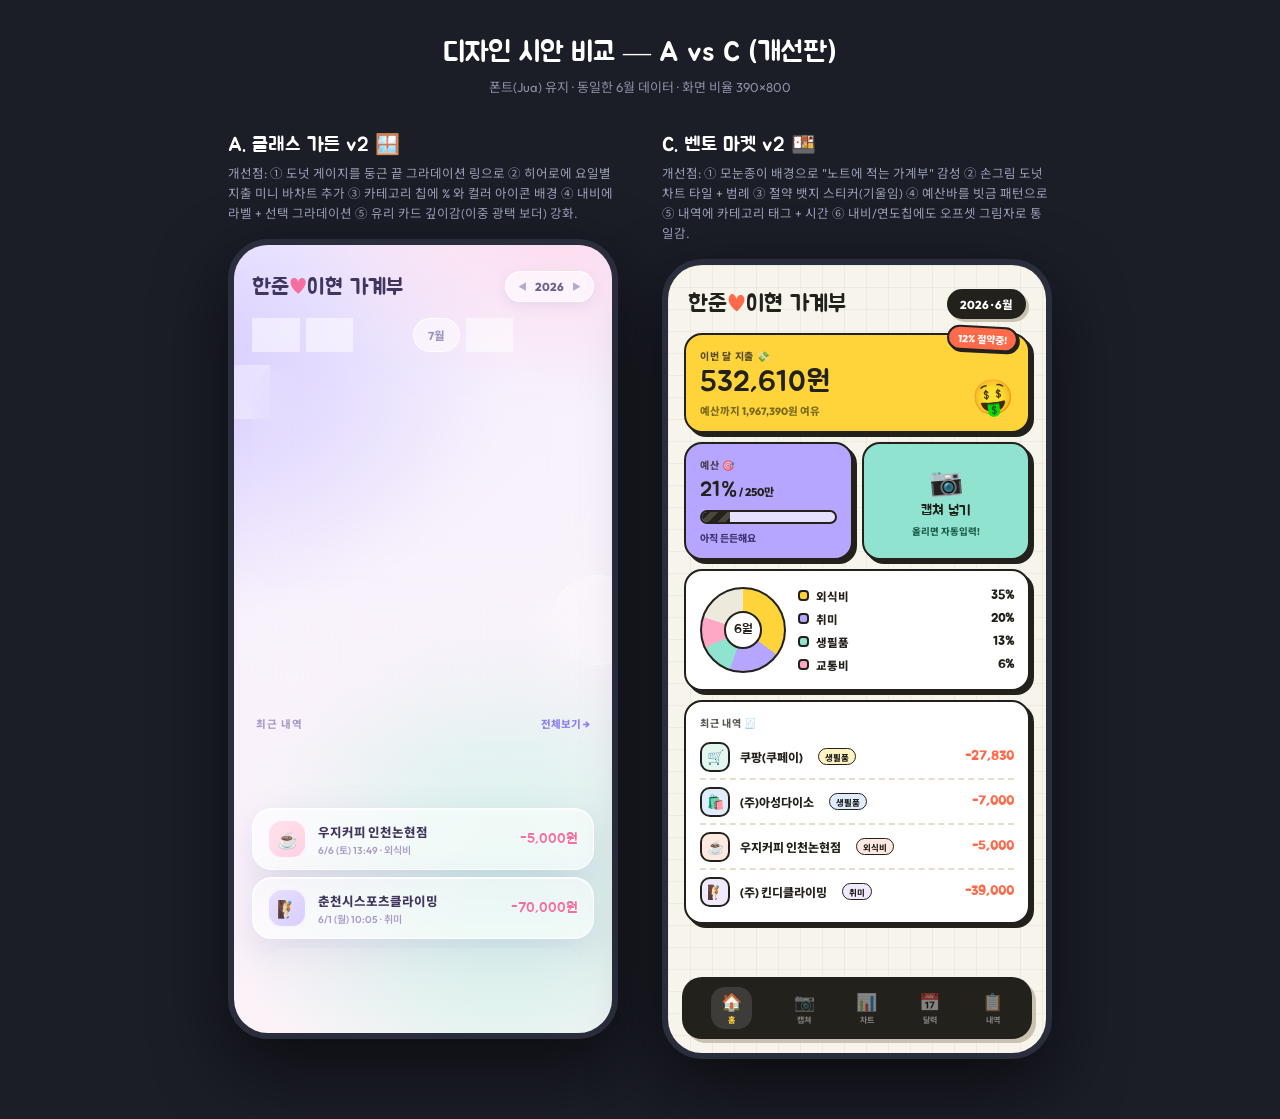
<file: design-mockups.html>
<!DOCTYPE html>
<html lang="ko">
<head>
<meta charset="UTF-8" />
<meta name="viewport" content="width=device-width, initial-scale=1.0" />
<title>가계부 디자인 시안 — A vs C (개선판)</title>
<link href="https://fonts.googleapis.com/css2?family=Jua&family=Outfit:wght@300;400;500;600;700;800&family=Noto+Sans+KR:wght@400;500;600;700;800&display=swap" rel="stylesheet" />
<style>
  * { box-sizing: border-box; margin: 0; padding: 0; }
  body { background: #1B1D27; font-family: 'Outfit','Noto Sans KR',sans-serif; padding: 36px 24px 60px; }
  .page-title { color: #fff; font-family: 'Jua'; font-size: 28px; text-align: center; margin-bottom: 6px; }
  .page-sub { color: #8b90a5; font-size: 13px; text-align: center; margin-bottom: 36px; }
  .grid { display: flex; flex-wrap: wrap; gap: 44px; justify-content: center; }
  .mock { width: 390px; }
  .mock-label { color: #fff; font-family: 'Jua'; font-size: 20px; margin-bottom: 5px; }
  .mock-desc { color: #9aa0b5; font-size: 12.5px; line-height: 1.6; margin-bottom: 16px; min-height: 60px; }
  .phone { width: 390px; height: 800px; border-radius: 40px; overflow: hidden; position: relative; box-shadow: 0 28px 70px rgba(0,0,0,0.55); border: 6px solid #2a2d3c; }
  .screen { width: 100%; height: 100%; overflow: hidden; position: relative; }

  /* ═══════════════ A — 글래스 가든 v2 ═══════════════ */
  .a .screen {
    background:
      radial-gradient(460px 340px at 88% -6%, #FFD9EC 0%, transparent 62%),
      radial-gradient(520px 400px at -12% 16%, #D7CCFF 0%, transparent 62%),
      radial-gradient(460px 460px at 72% 82%, #CFF3E8 0%, transparent 58%),
      linear-gradient(165deg, #F5F1FF 0%, #FDF3F8 100%);
    padding: 26px 18px;
  }
  /* 떠다니는 장식 방울 */
  .a .blob { position:absolute; border-radius:50%; background:rgba(255,255,255,0.35); border:1px solid rgba(255,255,255,0.6); backdrop-filter:blur(4px); pointer-events:none; }

  .a .hd { display:flex; justify-content:space-between; align-items:center; margin-bottom:16px; position:relative; }
  .a .hd .t { font-family:'Jua'; font-size:22px; color:#41365E; }
  .a .hd .t em { font-style:normal; color:#F66E9C; }
  .a .hd .y { display:flex; align-items:center; gap:8px; font-size:11.5px; font-weight:800; color:#6F628F; background:rgba(255,255,255,0.6); border:1px solid rgba(255,255,255,0.9); backdrop-filter:blur(8px); padding:7px 12px; border-radius:999px; box-shadow:0 4px 14px rgba(120,100,180,0.12); }
  .a .hd .y i { font-style:normal; font-size:9px; color:#B3A8CE; }

  .a .months { display:flex; gap:6px; margin-bottom:16px; position:relative; }
  .a .months span { font-size:11.5px; font-weight:700; padding:8px 14px; border-radius:999px; color:#9b91b8; background:rgba(255,255,255,0.5); border:1px solid rgba(255,255,255,0.8); backdrop-filter:blur(6px); }
  .a .months .on { background:linear-gradient(135deg,#8B7DF2,#B79CFF); color:#fff; border-color:transparent; box-shadow:0 8px 20px rgba(139,125,242,0.45); }

  .a .glass { background:rgba(255,255,255,0.58); backdrop-filter:blur(18px); border:1px solid rgba(255,255,255,0.95); border-top:1.5px solid rgba(255,255,255,1); border-radius:26px; box-shadow:0 14px 38px rgba(120,100,180,0.18), inset 0 1px 0 rgba(255,255,255,0.9); position:relative; }

  .a .hero { padding:20px 20px 15px; margin-bottom:11px; }
  .a .hero-top { display:flex; gap:18px; align-items:center; margin-bottom:11px; }
  .a .gauge { width:124px; height:124px; flex-shrink:0; position:relative; }
  .a .gauge svg { transform:rotate(-90deg); }
  .a .gauge .c-bg { fill:none; stroke:rgba(139,125,242,0.14); stroke-width:11; }
  .a .gauge .c-fg { fill:none; stroke:url(#agrad); stroke-width:11; stroke-linecap:round; }
  .a .gauge .gtxt { position:absolute; inset:0; display:flex; flex-direction:column; align-items:center; justify-content:center; }
  .a .gauge .gtxt b { font-family:'Jua'; font-size:26px; color:#41365E; }
  .a .gauge .gtxt small { font-size:9.5px; font-weight:800; color:#A89BC8; letter-spacing:0.06em; margin-top:1px; }
  .a .hero .lbl { font-size:10.5px; font-weight:800; letter-spacing:0.1em; color:#A89BC8; margin-bottom:4px; }
  .a .hero .amt { font-family:'Jua'; font-size:30px; color:#41365E; margin-bottom:10px; text-shadow:0 2px 0 rgba(255,255,255,0.8); }
  .a .hero .row { display:flex; justify-content:space-between; font-size:12px; color:#8E83AC; font-weight:600; padding:5.5px 0; border-top:1px dashed rgba(139,125,242,0.28); }
  .a .hero .row b { color:#6C5CE7; }
  .a .hero .row b.pink { color:#F66E9C; }
  /* 주간 스파크라인 */
  .a .week { display:flex; gap:7px; align-items:flex-end; height:46px; padding-top:10px; border-top:1px dashed rgba(139,125,242,0.28); }
  .a .week .d { flex:1; display:flex; flex-direction:column; align-items:center; gap:4px; }
  .a .week .bar { width:100%; border-radius:6px 6px 3px 3px; background:linear-gradient(180deg,#C7BAFF,#8B7DF2); opacity:0.45; }
  .a .week .d.on .bar { opacity:1; box-shadow:0 4px 10px rgba(139,125,242,0.4); }
  .a .week .d span { font-size:8.5px; font-weight:800; color:#A89BC8; }
  .a .week .d.on span { color:#6C5CE7; }

  .a .chips { display:flex; gap:8px; margin-bottom:10px; }
  .a .chip { flex:1; padding:12px 8px 11px; border-radius:20px; text-align:center; }
  .a .chip .e { width:34px; height:34px; margin:0 auto 5px; border-radius:12px; display:flex; align-items:center; justify-content:center; font-size:16px; }
  .a .chip .n { font-size:9.5px; font-weight:800; color:#8E83AC; }
  .a .chip .v { font-family:'Jua'; font-size:13px; color:#41365E; margin-top:1px; }
  .a .chip .pct { font-size:8.5px; font-weight:800; margin-top:2px; }

  .a .sec { display:flex; justify-content:space-between; align-items:center; margin:0 4px 8px; }
  .a .sec b { font-size:10.5px; font-weight:800; letter-spacing:0.1em; color:#A89BC8; }
  .a .sec a { font-size:10.5px; font-weight:800; color:#8B7DF2; text-decoration:none; }
  .a .li { display:flex; align-items:center; gap:12px; padding:11px 15px; margin-bottom:7px; border-radius:20px; }
  .a .li .ic { width:38px; height:38px; border-radius:14px; display:flex; align-items:center; justify-content:center; font-size:17px; box-shadow:inset 0 0 0 1px rgba(255,255,255,0.8); }
  .a .li .nm { font-size:12.5px; font-weight:800; color:#41365E; }
  .a .li .mt { font-size:10px; color:#A89BC8; font-weight:600; margin-top:1px; }
  .a .li .am { margin-left:auto; font-family:'Jua'; font-size:14px; color:#F66E9C; }

  .a .nav { position:absolute; left:20px; right:20px; bottom:18px; display:flex; justify-content:space-around; align-items:center; padding:8px; border-radius:999px; background:rgba(255,255,255,0.72); backdrop-filter:blur(22px); border:1px solid rgba(255,255,255,0.95); box-shadow:0 16px 40px rgba(120,100,180,0.3); }
  .a .nav div { display:flex; flex-direction:column; align-items:center; gap:2px; width:48px; padding:6px 0; border-radius:18px; }
  .a .nav span { font-size:18px; opacity:0.45; }
  .a .nav small { font-size:8.5px; font-weight:800; color:#A89BC8; opacity:0.7; }
  .a .nav .on { background:linear-gradient(135deg,#8B7DF2,#B79CFF); box-shadow:0 8px 18px rgba(139,125,242,0.45); }
  .a .nav .on span { opacity:1; }
  .a .nav .on small { color:#fff; opacity:1; }

  /* ═══════════════ C — 벤토 마켓 v2 ═══════════════ */
  .c .screen {
    background:
      linear-gradient(rgba(35,33,28,0.045) 1px, transparent 1px),
      linear-gradient(90deg, rgba(35,33,28,0.045) 1px, transparent 1px),
      #F7F4EC;
    background-size: 22px 22px, 22px 22px, auto;
    padding: 24px 16px;
  }
  .c .hd { display:flex; justify-content:space-between; align-items:center; margin-bottom:14px; padding:0 4px; }
  .c .hd .t { font-family:'Jua'; font-size:23px; color:#23211C; }
  .c .hd .t em { font-style:normal; color:#FF6B4A; }
  .c .hd .y { font-size:11.5px; font-weight:800; color:#fff; background:#23211C; padding:7px 13px; border-radius:999px; box-shadow:3px 3px 0 #C9C2B0; }

  .c .bento { display:grid; grid-template-columns:1fr 1fr; gap:9px; }
  .c .cell { border-radius:18px; padding:13px 14px; border:2px solid #23211C; box-shadow:4px 4px 0 #23211C; background:#fff; position:relative; }
  .c .cell.wide { grid-column:1 / -1; }
  .c .k { font-size:10px; font-weight:800; letter-spacing:0.07em; margin-bottom:5px; color:#23211C; opacity:0.75; }
  .c .sticker { position:absolute; top:-9px; right:10px; font-size:10px; font-weight:800; background:#FF6B4A; color:#fff; border:2px solid #23211C; padding:3px 9px; border-radius:999px; transform:rotate(3deg); box-shadow:2px 2px 0 #23211C; }

  .c .spend { background:#FFD43B; display:flex; align-items:flex-end; justify-content:space-between; }
  .c .spend .v { font-family:'Jua'; font-size:29px; color:#23211C; line-height:1.05; }
  .c .spend .s { font-size:10.5px; font-weight:800; color:#7a6a1d; margin-top:5px; }
  .c .spend .face { font-size:34px; transform:rotate(-6deg); }

  .c .budget { background:#B7A6FF; }
  .c .budget .v { font-family:'Jua'; font-size:21px; color:#23211C; }
  .c .budget .v small { font-size:11px; font-weight:800; font-family:'Outfit','Noto Sans KR'; }
  .c .track { height:14px; border-radius:99px; background:rgba(255,255,255,0.65); border:2px solid #23211C; overflow:hidden; margin:7px 0 6px; }
  .c .track i { display:block; height:100%; width:21%; background:repeating-linear-gradient(135deg,#23211C 0 6px,#4a463c 6px 12px); }
  .c .budget .s { font-size:10px; font-weight:800; color:#3d3370; }

  .c .cam { background:#8FE3CF; display:flex; flex-direction:column; align-items:center; justify-content:center; text-align:center; gap:4px; }
  .c .cam .e { font-size:27px; transform:rotate(-5deg); }
  .c .cam .n { font-family:'Jua'; font-size:14px; color:#23211C; }
  .c .cam .s { font-size:9.5px; font-weight:800; color:#1d5b4b; }

  .c .donut-cell { display:flex; gap:12px; align-items:center; }
  .c .donut { width:86px; height:86px; border-radius:50%; flex-shrink:0; border:2px solid #23211C; background:conic-gradient(#FFD43B 0 35%, #B7A6FF 35% 55%, #8FE3CF 55% 68%, #FFA8C5 68% 80%, #EDE9DC 80% 100%); position:relative; }
  .c .donut::after { content:'6월'; position:absolute; inset:22px; background:#fff; border:2px solid #23211C; border-radius:50%; display:flex; align-items:center; justify-content:center; font-family:'Jua'; font-size:13px; color:#23211C; }
  .c .legend { flex:1; }
  .c .cat-row { display:flex; align-items:center; gap:7px; font-size:11.5px; font-weight:800; color:#23211C; padding:3.5px 0; }
  .c .cat-row .pct { margin-left:auto; font-family:'Jua'; font-size:12px; }
  .c .dot { width:11px; height:11px; border-radius:4px; border:2px solid #23211C; flex-shrink:0; }

  .c .recent { background:#fff; }
  .c .li { display:flex; align-items:center; gap:10px; padding:6.5px 0; border-bottom:2px dashed #E3DECE; font-size:12px; font-weight:800; color:#23211C; }
  .c .li:last-child { border-bottom:none; padding-bottom:2px; }
  .c .li .e { width:30px; height:30px; border-radius:10px; border:2px solid #23211C; display:flex; align-items:center; justify-content:center; font-size:14px; flex-shrink:0; }
  .c .li .tg { font-size:8.5px; font-weight:800; border:1.5px solid #23211C; padding:1.5px 6px; border-radius:999px; margin-left:5px; background:#FFF3C4; }
  .c .li .am { margin-left:auto; font-family:'Jua'; color:#FF6B4A; font-size:13px; }
  .c .li .tm { font-size:9px; color:#9a937f; font-weight:700; }

  .c .nav { position:absolute; left:14px; right:14px; bottom:14px; display:flex; justify-content:space-around; align-items:center; padding:10px 8px; border-radius:20px; background:#23211C; box-shadow:4px 4px 0 #C9C2B0; }
  .c .nav div { display:flex; flex-direction:column; align-items:center; gap:2px; }
  .c .nav span { font-size:17px; opacity:0.45; }
  .c .nav small { font-size:8px; font-weight:800; color:#fff; opacity:0.4; }
  .c .nav .on span { opacity:1; }
  .c .nav .on small { opacity:1; color:#FFD43B; }
  .c .nav .on { background:rgba(255,255,255,0.12); border-radius:14px; padding:4px 10px; }
</style>
</head>
<body>

<div class="page-title">디자인 시안 비교 — A vs C (개선판)</div>
<div class="page-sub">폰트(Jua) 유지 · 동일한 6월 데이터 · 화면 비율 390×800</div>

<div class="grid">

  <!-- ═══════════ A v2 ═══════════ -->
  <div class="mock a">
    <div class="mock-label">A. 글래스 가든 v2 🪟</div>
    <div class="mock-desc">개선점: ① 도넛 게이지를 둥근 끝 그라데이션 링으로 ② 히어로에 요일별 지출 미니 바차트 추가 ③ 카테고리 칩에 % 와 컬러 아이콘 배경 ④ 내비에 라벨 + 선택 그라데이션 ⑤ 유리 카드 깊이감(이중 광택 보더) 강화.</div>
    <div class="phone"><div class="screen">
      <div class="blob" style="width:90px;height:90px;top:330px;right:-30px"></div>
      <div class="blob" style="width:54px;height:54px;top:120px;left:-18px"></div>

      <div class="hd">
        <div class="t">한준<em>♥</em>이현 가계부</div>
        <div class="y"><i>◀</i> 2026 <i>▶</i></div>
      </div>
      <div class="months"><span>4월</span><span>5월</span><span class="on">6월</span><span>7월</span><span>8월</span></div>

      <div class="glass hero">
        <div class="hero-top">
          <div class="gauge">
            <svg width="124" height="124" viewBox="0 0 124 124">
              <defs><linearGradient id="agrad" x1="0" y1="0" x2="1" y2="1">
                <stop offset="0" stop-color="#8B7DF2"/><stop offset="1" stop-color="#F66E9C"/>
              </linearGradient></defs>
              <circle class="c-bg" cx="62" cy="62" r="53"/>
              <circle class="c-fg" cx="62" cy="62" r="53" stroke-dasharray="69.9 333" />
            </svg>
            <div class="gtxt"><b>21%</b><small>예산 사용</small></div>
          </div>
          <div style="flex:1">
            <div class="lbl">이번 달 지출</div>
            <div class="amt">532,610원</div>
            <div class="row"><span>예산</span><b>2,500,000원</b></div>
            <div class="row"><span>남은 돈</span><b class="pink">1,967,390원</b></div>
          </div>
        </div>
        <div class="week">
          <div class="d"><div class="bar" style="height:12px"></div><span>월</span></div>
          <div class="d"><div class="bar" style="height:22px"></div><span>화</span></div>
          <div class="d"><div class="bar" style="height:8px"></div><span>수</span></div>
          <div class="d"><div class="bar" style="height:30px"></div><span>목</span></div>
          <div class="d"><div class="bar" style="height:16px"></div><span>금</span></div>
          <div class="d on"><div class="bar" style="height:26px"></div><span>토</span></div>
          <div class="d"><div class="bar" style="height:5px"></div><span>일</span></div>
        </div>
      </div>

      <div class="chips">
        <div class="glass chip"><div class="e" style="background:linear-gradient(135deg,#FFE3EC,#FFD0E2)">🍽️</div><div class="n">외식비</div><div class="v">18.8만</div><div class="pct" style="color:#F66E9C">35%</div></div>
        <div class="glass chip"><div class="e" style="background:linear-gradient(135deg,#E8E1FF,#D8CCFF)">🎮</div><div class="n">취미</div><div class="v">10.9만</div><div class="pct" style="color:#8B7DF2">20%</div></div>
        <div class="glass chip"><div class="e" style="background:linear-gradient(135deg,#DFF5EC,#C8EEDF)">🛒</div><div class="n">생필품</div><div class="v">7.1만</div><div class="pct" style="color:#2BB68E">13%</div></div>
        <div class="glass chip"><div class="e" style="background:linear-gradient(135deg,#FFF0D9,#FFE3B8)">🚇</div><div class="n">교통비</div><div class="v">3.2만</div><div class="pct" style="color:#E89B2D">6%</div></div>
      </div>

      <div class="sec"><b>최근 내역</b><a>전체보기 →</a></div>
      <div class="glass li"><div class="ic" style="background:linear-gradient(135deg,#DFF5EC,#C8EEDF)">🛒</div><div><div class="nm">쿠팡(쿠페이)</div><div class="mt">6/6 (토) 21:53 · 생필품</div></div><div class="am">-27,830원</div></div>
      <div class="glass li"><div class="ic" style="background:linear-gradient(135deg,#FFE3EC,#FFD0E2)">☕</div><div><div class="nm">우지커피 인천논현점</div><div class="mt">6/6 (토) 13:49 · 외식비</div></div><div class="am">-5,000원</div></div>
      <div class="glass li"><div class="ic" style="background:linear-gradient(135deg,#E8E1FF,#D8CCFF)">🧗</div><div><div class="nm">춘천시스포츠클라이밍</div><div class="mt">6/1 (월) 10:05 · 취미</div></div><div class="am">-70,000원</div></div>

      <div class="nav">
        <div class="on"><span>🏠</span><small>홈</small></div>
        <div><span>📷</span><small>캡쳐</small></div>
        <div><span>📊</span><small>차트</small></div>
        <div><span>📅</span><small>달력</small></div>
        <div><span>📋</span><small>내역</small></div>
      </div>
    </div></div>
  </div>

  <!-- ═══════════ C v2 ═══════════ -->
  <div class="mock c">
    <div class="mock-label">C. 벤토 마켓 v2 🍱</div>
    <div class="mock-desc">개선점: ① 모눈종이 배경으로 "노트에 적는 가계부" 감성 ② 손그림 도넛 차트 타일 + 범례 ③ 절약 뱃지 스티커(기울임) ④ 예산바를 빗금 패턴으로 ⑤ 내역에 카테고리 태그 + 시간 ⑥ 내비/연도칩에도 오프셋 그림자로 통일감.</div>
    <div class="phone"><div class="screen">
      <div class="hd">
        <div class="t">한준<em>♥</em>이현 가계부</div>
        <div class="y">2026 · 6월</div>
      </div>
      <div class="bento">
        <div class="cell spend wide">
          <div class="sticker">12% 절약중!</div>
          <div>
            <div class="k">이번 달 지출 💸</div>
            <div class="v">532,610원</div>
            <div class="s">예산까지 1,967,390원 여유</div>
          </div>
          <div class="face">🤑</div>
        </div>

        <div class="cell budget">
          <div class="k">예산 🎯</div>
          <div class="v">21%<small> / 250만</small></div>
          <div class="track"><i></i></div>
          <div class="s">아직 든든해요</div>
        </div>
        <div class="cell cam">
          <div class="e">📷</div>
          <div class="n">캡쳐 넣기</div>
          <div class="s">올리면 자동입력!</div>
        </div>

        <div class="cell wide donut-cell">
          <div class="donut"></div>
          <div class="legend">
            <div class="cat-row"><span class="dot" style="background:#FFD43B"></span>외식비<span class="pct">35%</span></div>
            <div class="cat-row"><span class="dot" style="background:#B7A6FF"></span>취미<span class="pct">20%</span></div>
            <div class="cat-row"><span class="dot" style="background:#8FE3CF"></span>생필품<span class="pct">13%</span></div>
            <div class="cat-row"><span class="dot" style="background:#FFA8C5"></span>교통비<span class="pct">6%</span></div>
          </div>
        </div>

        <div class="cell recent wide">
          <div class="k">최근 내역 🧾</div>
          <div class="li"><span class="e" style="background:#E2F7EF">🛒</span>쿠팡(쿠페이)<span class="tg">생필품</span><span class="am">-27,830</span></div>
          <div class="li"><span class="e" style="background:#E0EDFF">🛍️</span>(주)아성다이소<span class="tg" style="background:#E0EDFF">생필품</span><span class="am">-7,000</span></div>
          <div class="li"><span class="e" style="background:#FFE9E0">☕</span>우지커피 인천논현점<span class="tg" style="background:#FFE9E0">외식비</span><span class="am">-5,000</span></div>
          <div class="li"><span class="e" style="background:#F1EAFF">🧗</span>(주) 킨디클라이밍<span class="tg" style="background:#F1EAFF">취미</span><span class="am">-39,000</span></div>
        </div>
      </div>

      <div class="nav">
        <div class="on"><span>🏠</span><small>홈</small></div>
        <div><span>📷</span><small>캡쳐</small></div>
        <div><span>📊</span><small>차트</small></div>
        <div><span>📅</span><small>달력</small></div>
        <div><span>📋</span><small>내역</small></div>
      </div>
    </div></div>
  </div>

</div>
</body>
</html>
</file>
